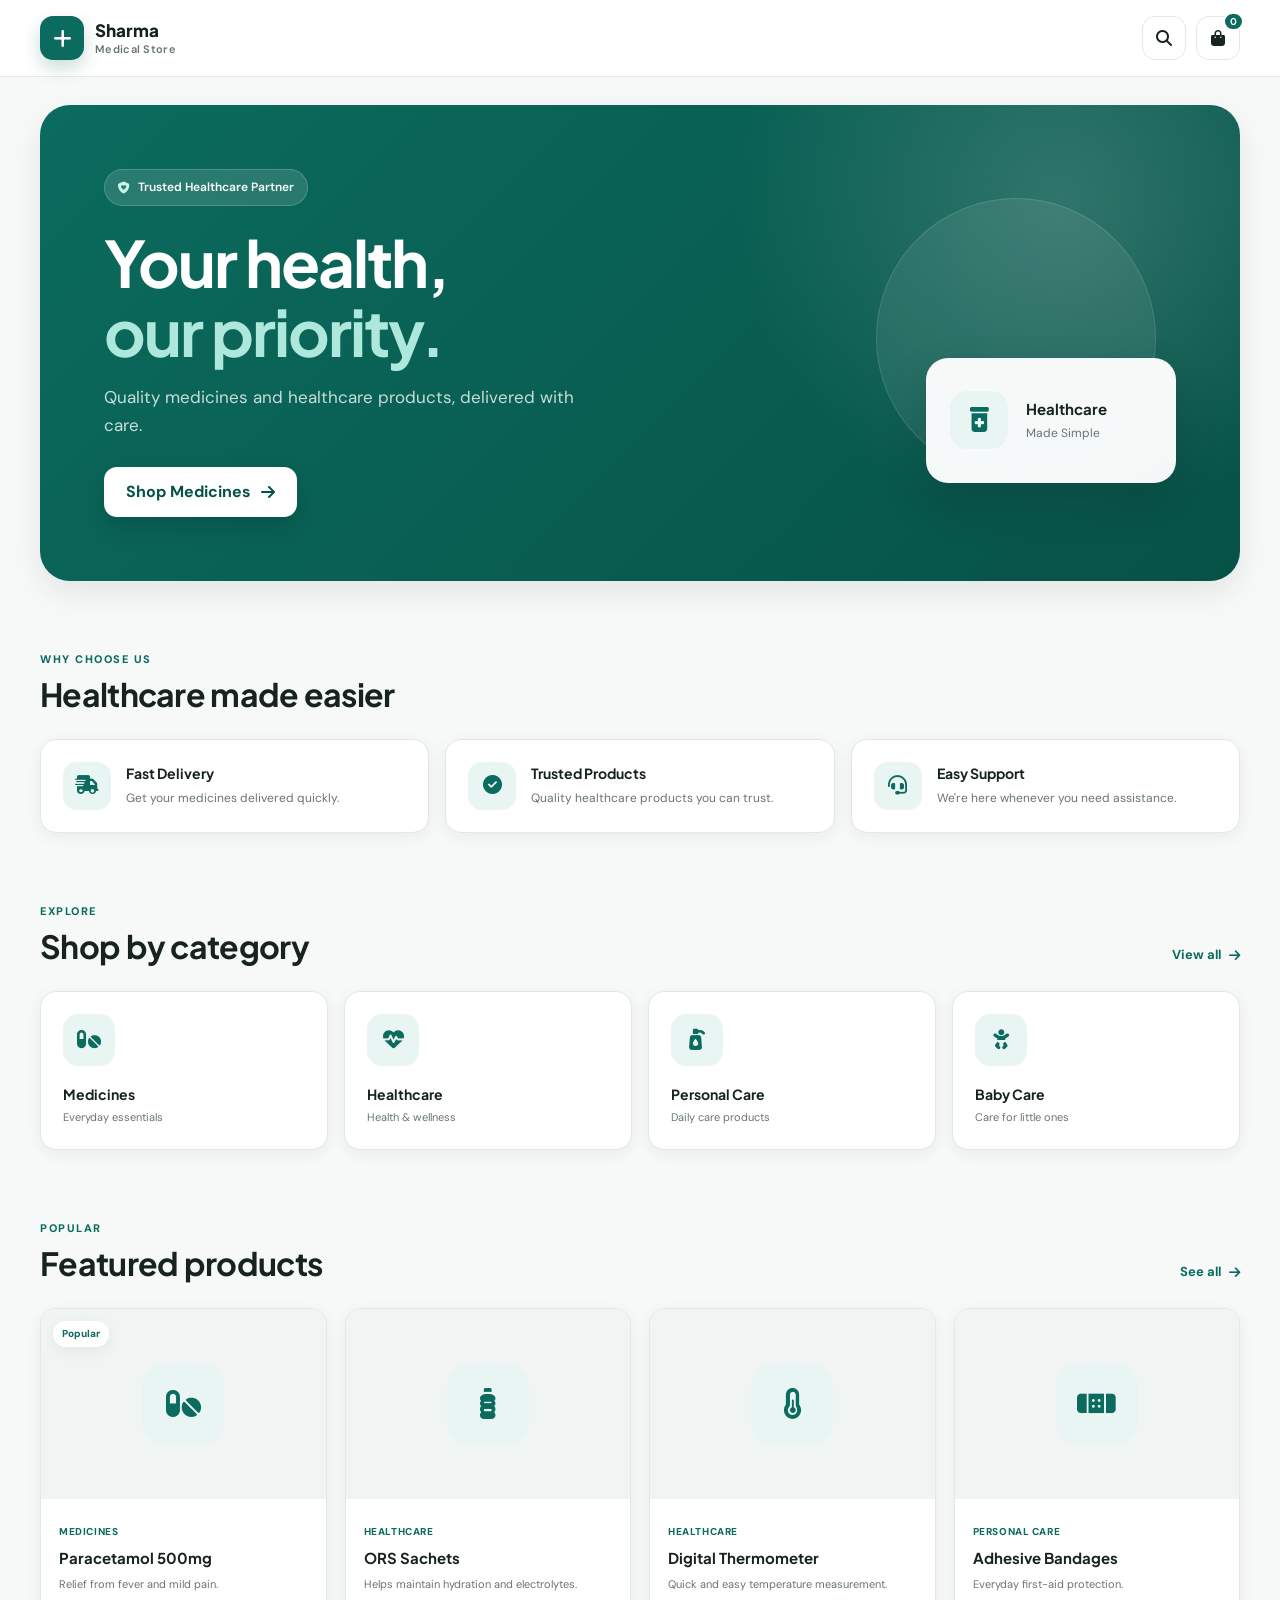
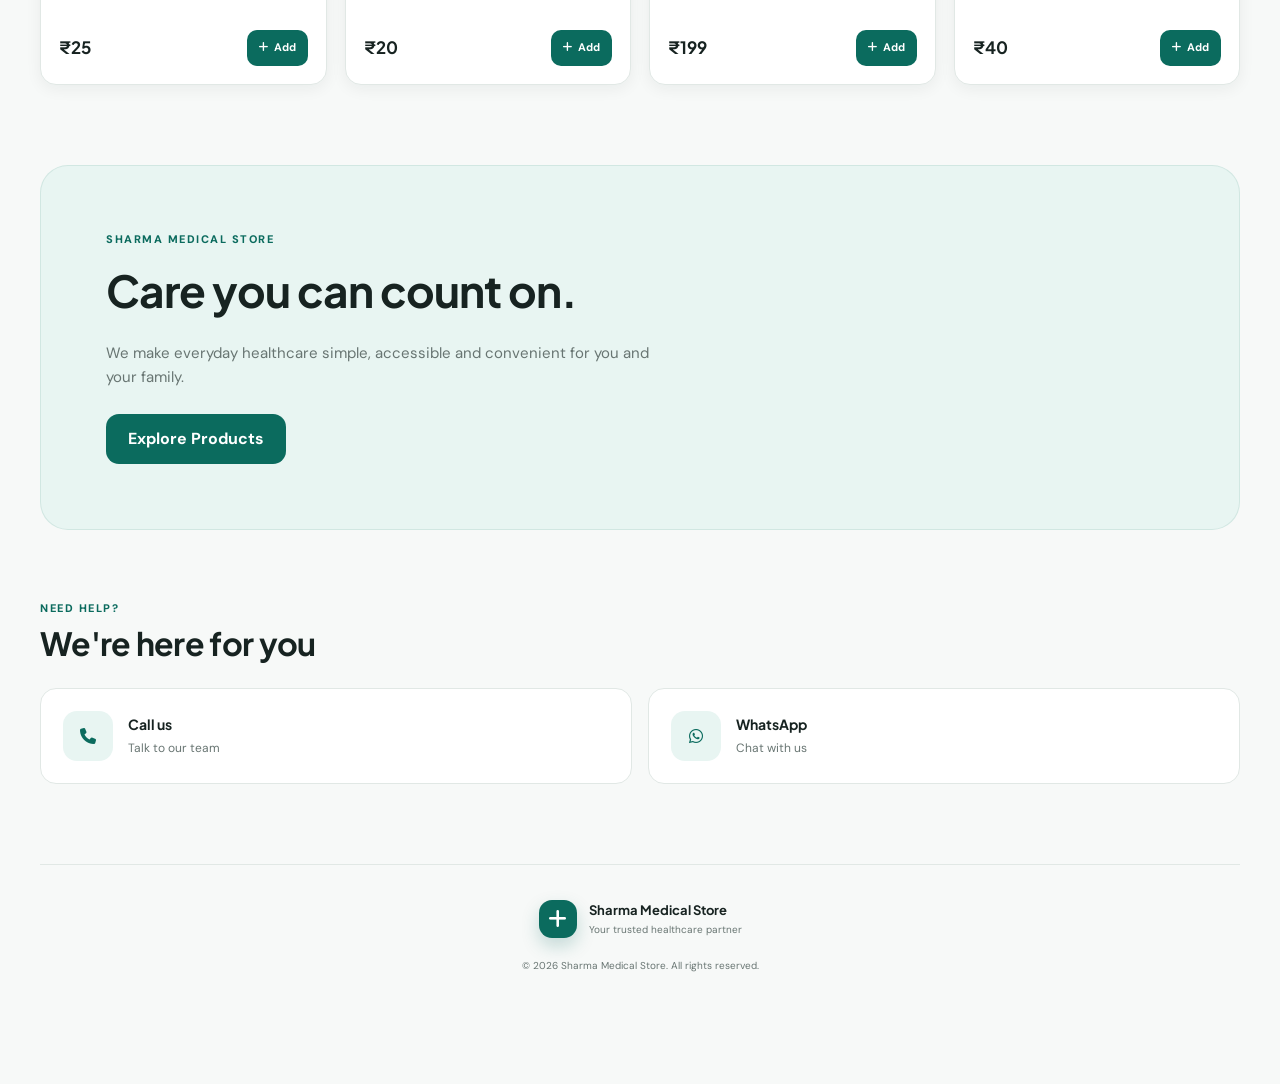
<file: index.html>
<!DOCTYPE html>
<html lang="en">
<head>
    <meta charset="UTF-8">
    <meta name="viewport" content="width=device-width, initial-scale=1.0">

    <meta name="theme-color" content="#0B6B5E">
    <meta name="description" content="Sharma Medical Store - Your trusted healthcare partner">

    <title>Sharma Medical Store</title>

    <!-- Google Font -->
    <link rel="preconnect" href="https://fonts.googleapis.com">
    <link rel="preconnect" href="https://fonts.gstatic.com" crossorigin>
    <link
        href="https://fonts.googleapis.com/css2?family=DM+Sans:wght@400;500;600;700&family=Plus+Jakarta+Sans:wght@500;600;700;800&display=swap"
        rel="stylesheet"
    >

    <!-- Icons -->
    <link
        rel="stylesheet"
        href="https://cdnjs.cloudflare.com/ajax/libs/font-awesome/6.5.2/css/all.min.css"
    >

    <!-- Main CSS -->
    <link rel="stylesheet" href="css/main.css">
</head>

<body>

    <!-- ================= HEADER ================= -->
    <header class="app-header">

        <div class="header-inner">

            <a href="index.html" class="brand">
                <div class="brand-icon">
                    <i class="fa-solid fa-plus"></i>
                </div>

                <div class="brand-text">
                    <strong>Sharma</strong>
                    <span>Medical Store</span>
                </div>
            </a>

            <div class="header-actions">

                <button class="icon-button" aria-label="Search">
                    <i class="fa-solid fa-magnifying-glass"></i>
                </button>

                <a href="cart.html" class="cart-button" aria-label="Shopping cart">
                    <i class="fa-solid fa-bag-shopping"></i>
                    <span class="cart-count">0</span>
                </a>

            </div>

        </div>

    </header>


    <!-- ================= MAIN ================= -->
    <main>

        <!-- HERO -->
        <section class="hero-section">

            <div class="hero-content">

                <span class="hero-badge">
                    <i class="fa-solid fa-shield-heart"></i>
                    Trusted Healthcare Partner
                </span>

                <h1>
                    Your health,
                    <span>our priority.</span>
                </h1>

                <p>
                    Quality medicines and healthcare products,
                    delivered with care.
                </p>

                <a href="products.html" class="primary-button">
                    Shop Medicines
                    <i class="fa-solid fa-arrow-right"></i>
                </a>

            </div>

            <div class="hero-visual">
                <div class="hero-circle"></div>

                <div class="hero-card">
                    <i class="fa-solid fa-prescription-bottle-medical"></i>

                    <div>
                        <strong>Healthcare</strong>
                        <span>Made Simple</span>
                    </div>
                </div>
            </div>

        </section>


        <!-- ================= QUICK SERVICES ================= -->
        <section class="section">

            <div class="section-heading">
                <div>
                    <span class="eyebrow">WHY CHOOSE US</span>
                    <h2>Healthcare made easier</h2>
                </div>
            </div>

            <div class="service-grid">

                <div class="service-card">
                    <div class="service-icon">
                        <i class="fa-solid fa-truck-fast"></i>
                    </div>

                    <div>
                        <h3>Fast Delivery</h3>
                        <p>Get your medicines delivered quickly.</p>
                    </div>
                </div>


                <div class="service-card">
                    <div class="service-icon">
                        <i class="fa-solid fa-circle-check"></i>
                    </div>

                    <div>
                        <h3>Trusted Products</h3>
                        <p>Quality healthcare products you can trust.</p>
                    </div>
                </div>


                <div class="service-card">
                    <div class="service-icon">
                        <i class="fa-solid fa-headset"></i>
                    </div>

                    <div>
                        <h3>Easy Support</h3>
                        <p>We're here whenever you need assistance.</p>
                    </div>
                </div>

            </div>

        </section>


        <!-- ================= CATEGORIES ================= -->
        <section class="section">

            <div class="section-heading">

                <div>
                    <span class="eyebrow">EXPLORE</span>
                    <h2>Shop by category</h2>
                </div>

                <a href="products.html" class="text-link">
                    View all
                    <i class="fa-solid fa-arrow-right"></i>
                </a>

            </div>


            <div class="category-grid">

                <a href="products.html?category=medicines" class="category-card">
                    <div class="category-icon">
                        <i class="fa-solid fa-pills"></i>
                    </div>

                    <strong>Medicines</strong>
                    <span>Everyday essentials</span>
                </a>


                <a href="products.html?category=healthcare" class="category-card">
                    <div class="category-icon">
                        <i class="fa-solid fa-heart-pulse"></i>
                    </div>

                    <strong>Healthcare</strong>
                    <span>Health & wellness</span>
                </a>


                <a href="products.html?category=personal-care" class="category-card">
                    <div class="category-icon">
                        <i class="fa-solid fa-pump-soap"></i>
                    </div>

                    <strong>Personal Care</strong>
                    <span>Daily care products</span>
                </a>


                <a href="products.html?category=baby-care" class="category-card">
                    <div class="category-icon">
                        <i class="fa-solid fa-baby"></i>
                    </div>

                    <strong>Baby Care</strong>
                    <span>Care for little ones</span>
                </a>

            </div>

        </section>


        <!-- ================= FEATURED PRODUCTS ================= -->
        <section class="section">

            <div class="section-heading">

                <div>
                    <span class="eyebrow">POPULAR</span>
                    <h2>Featured products</h2>
                </div>

                <a href="products.html" class="text-link">
                    See all
                    <i class="fa-solid fa-arrow-right"></i>
                </a>

            </div>


            <div class="product-grid">

                <!-- Product 1 -->
                <article class="product-card">

                    <div class="product-image">
                        <span class="product-tag">Popular</span>

                        <div class="product-placeholder">
                            <i class="fa-solid fa-pills"></i>
                        </div>
                    </div>

                    <div class="product-info">

                        <span class="product-category">
                            Medicines
                        </span>

                        <h3>Paracetamol 500mg</h3>

                        <p class="product-description">
                            Relief from fever and mild pain.
                        </p>

                        <div class="product-bottom">

                            <strong class="product-price">
                                ₹25
                            </strong>

                            <button class="add-button">
                                <i class="fa-solid fa-plus"></i>
                                Add
                            </button>

                        </div>

                    </div>

                </article>


                <!-- Product 2 -->
                <article class="product-card">

                    <div class="product-image">

                        <div class="product-placeholder">
                            <i class="fa-solid fa-bottle-water"></i>
                        </div>

                    </div>

                    <div class="product-info">

                        <span class="product-category">
                            Healthcare
                        </span>

                        <h3>ORS Sachets</h3>

                        <p class="product-description">
                            Helps maintain hydration and electrolytes.
                        </p>

                        <div class="product-bottom">

                            <strong class="product-price">
                                ₹20
                            </strong>

                            <button class="add-button">
                                <i class="fa-solid fa-plus"></i>
                                Add
                            </button>

                        </div>

                    </div>

                </article>


                <!-- Product 3 -->
                <article class="product-card">

                    <div class="product-image">

                        <div class="product-placeholder">
                            <i class="fa-solid fa-temperature-half"></i>
                        </div>

                    </div>

                    <div class="product-info">

                        <span class="product-category">
                            Healthcare
                        </span>

                        <h3>Digital Thermometer</h3>

                        <p class="product-description">
                            Quick and easy temperature measurement.
                        </p>

                        <div class="product-bottom">

                            <strong class="product-price">
                                ₹199
                            </strong>

                            <button class="add-button">
                                <i class="fa-solid fa-plus"></i>
                                Add
                            </button>

                        </div>

                    </div>

                </article>


                <!-- Product 4 -->
                <article class="product-card">

                    <div class="product-image">

                        <div class="product-placeholder">
                            <i class="fa-solid fa-bandage"></i>
                        </div>

                    </div>

                    <div class="product-info">

                        <span class="product-category">
                            Personal Care
                        </span>

                        <h3>Adhesive Bandages</h3>

                        <p class="product-description">
                            Everyday first-aid protection.
                        </p>

                        <div class="product-bottom">

                            <strong class="product-price">
                                ₹40
                            </strong>

                            <button class="add-button">
                                <i class="fa-solid fa-plus"></i>
                                Add
                            </button>

                        </div>

                    </div>

                </article>

            </div>

        </section>


        <!-- ================= TRUST SECTION ================= -->
        <section class="trust-section">

            <div class="trust-content">

                <span class="eyebrow">
                    SHARMA MEDICAL STORE
                </span>

                <h2>
                    Care you can count on.
                </h2>

                <p>
                    We make everyday healthcare simple,
                    accessible and convenient for you and your family.
                </p>

                <a href="products.html" class="secondary-button">
                    Explore Products
                </a>

            </div>

        </section>


        <!-- ================= CONTACT ================= -->
        <section class="section contact-section">

            <div class="section-heading">
                <div>
                    <span class="eyebrow">NEED HELP?</span>
                    <h2>We're here for you</h2>
                </div>
            </div>

            <div class="contact-grid">

                <a href="tel:+919999999999" class="contact-card">

                    <div class="contact-icon">
                        <i class="fa-solid fa-phone"></i>
                    </div>

                    <div>
                        <strong>Call us</strong>
                        <span>Talk to our team</span>
                    </div>

                </a>


                <a href="https://wa.me/919999999999" class="contact-card">

                    <div class="contact-icon">
                        <i class="fa-brands fa-whatsapp"></i>
                    </div>

                    <div>
                        <strong>WhatsApp</strong>
                        <span>Chat with us</span>
                    </div>

                </a>

            </div>

        </section>

    </main>


    <!-- ================= BOTTOM NAVIGATION ================= -->
    <nav class="bottom-nav">

        <a href="index.html" class="bottom-nav-item active">
            <i class="fa-solid fa-house"></i>
            <span>Home</span>
        </a>

        <a href="products.html" class="bottom-nav-item">
            <i class="fa-solid fa-grid-2"></i>
            <span>Shop</span>
        </a>

        <a href="cart.html" class="bottom-nav-item">
            <i class="fa-solid fa-bag-shopping"></i>
            <span>Cart</span>
            <small class="nav-cart-count">0</small>
        </a>

        <a href="orders.html" class="bottom-nav-item">
            <i class="fa-solid fa-box"></i>
            <span>Orders</span>
        </a>

        <a href="profile.html" class="bottom-nav-item">
            <i class="fa-solid fa-user"></i>
            <span>Profile</span>
        </a>

    </nav>


    <!-- ================= FOOTER ================= -->
    <footer class="app-footer">

        <div class="footer-brand">

            <div class="brand-icon">
                <i class="fa-solid fa-plus"></i>
            </div>

            <div>
                <strong>Sharma Medical Store</strong>
                <span>Your trusted healthcare partner</span>
            </div>

        </div>

        <p>
            © 2026 Sharma Medical Store. All rights reserved.
        </p>

    </footer>


    <!-- Main JavaScript -->
    <script src="js/app.js"></script>

</body>
</html>
</file>
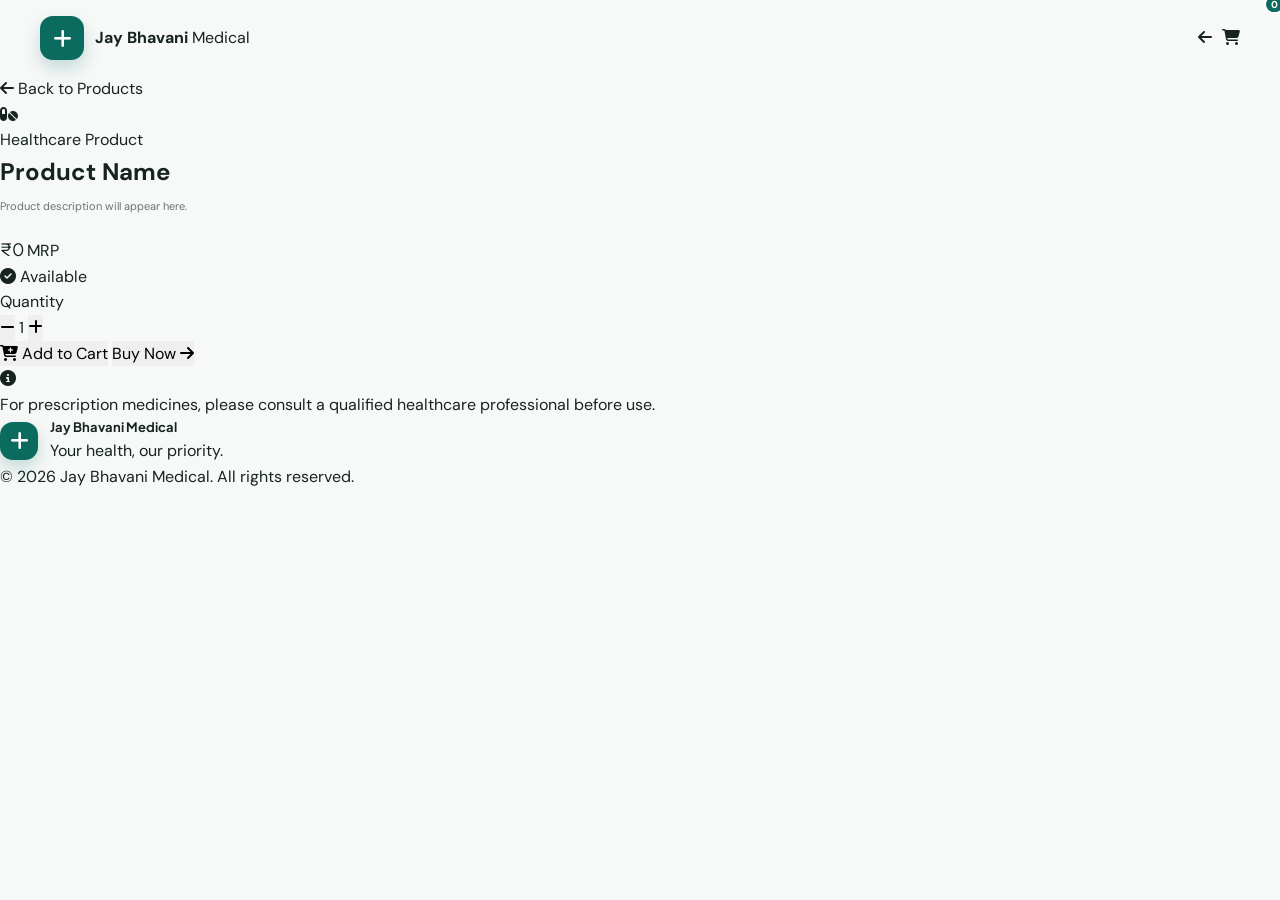
<file: product.html>
<!DOCTYPE html>
<html lang="en">
<head>
  <meta charset="UTF-8">
  <meta name="viewport" content="width=device-width, initial-scale=1.0">

  <title>Product | Jay Bhavani Medical</title>

  <meta name="description"
        content="View product details at Jay Bhavani Medical.">

  <link rel="preconnect" href="https://fonts.googleapis.com">
  <link rel="preconnect" href="https://fonts.gstatic.com" crossorigin>

  <link href="https://fonts.googleapis.com/css2?family=DM+Sans:wght@400;500;600;700&family=Plus+Jakarta+Sans:wght@600;700;800&display=swap"
        rel="stylesheet">

  <link rel="stylesheet"
        href="https://cdnjs.cloudflare.com/ajax/libs/font-awesome/6.5.2/css/all.min.css">

  <link rel="stylesheet" href="css/main.css">
</head>

<body>

  <!-- Header -->
  <header class="site-header">
    <div class="container header-inner">

      <a href="index.html" class="brand">
        <div class="brand-icon">
          <i class="fa-solid fa-plus"></i>
        </div>

        <div>
          <strong>Jay Bhavani</strong>
          <span>Medical</span>
        </div>
      </a>

      <div class="header-actions">

        <a href="products.html"
           class="icon-btn"
           aria-label="Back to products">
          <i class="fa-solid fa-arrow-left"></i>
        </a>

        <a href="cart.html"
           class="icon-btn"
           aria-label="Cart">
          <i class="fa-solid fa-cart-shopping"></i>
          <span class="cart-count">0</span>
        </a>

      </div>

    </div>
  </header>


  <!-- Main -->
  <main>

    <section class="product-detail-section">

      <div class="container">

        <a href="products.html" class="back-link">
          <i class="fa-solid fa-arrow-left"></i>
          Back to Products
        </a>


        <div id="productDetail" class="product-detail-layout">

          <!-- Product Image -->
          <div class="product-detail-image">

            <div class="product-image-placeholder">
              <i class="fa-solid fa-pills"></i>
            </div>

          </div>


          <!-- Product Information -->
          <div class="product-detail-info">

            <span class="product-badge">
              Healthcare Product
            </span>

            <h1 id="productName">
              Product Name
            </h1>

            <p id="productDescription"
               class="product-description">
              Product description will appear here.
            </p>


            <!-- Price -->
            <div class="product-price-box">

              <span class="product-price"
                    id="productPrice">
                ₹0
              </span>

              <span class="product-mrp"
                    id="productMrp">
                MRP
              </span>

            </div>


            <!-- Stock -->
            <div class="stock-status"
                 id="stockStatus">

              <i class="fa-solid fa-circle-check"></i>

              <span>
                Available
              </span>

            </div>


            <!-- Quantity -->
            <div class="quantity-section">

              <span class="quantity-label">
                Quantity
              </span>

              <div class="quantity-control">

                <button
                  type="button"
                  id="decreaseQty"
                  aria-label="Decrease quantity">
                  <i class="fa-solid fa-minus"></i>
                </button>

                <span id="quantity">
                  1
                </span>

                <button
                  type="button"
                  id="increaseQty"
                  aria-label="Increase quantity">
                  <i class="fa-solid fa-plus"></i>
                </button>

              </div>

            </div>


            <!-- Add Cart -->
            <button
              type="button"
              id="addToCartBtn"
              class="primary-btn add-cart-btn">

              <i class="fa-solid fa-cart-plus"></i>

              Add to Cart

            </button>


            <!-- Buy Now -->
            <button
              type="button"
              id="buyNowBtn"
              class="secondary-btn buy-now-btn">

              Buy Now
              <i class="fa-solid fa-arrow-right"></i>

            </button>


            <!-- Safety Information -->
            <div class="product-note">

              <i class="fa-solid fa-circle-info"></i>

              <p>
                For prescription medicines, please consult
                a qualified healthcare professional before use.
              </p>

            </div>

          </div>

        </div>

      </div>

    </section>

  </main>


  <!-- Bottom Navigation -->
  <nav class="bottom-nav">

    <a href="index.html">
      <i class="fa-solid fa-house"></i>
      <span>Home</span>
    </a>

    <a href="products.html" class="active">
      <i class="fa-solid fa-bag-shopping"></i>
      <span>Shop</span>
    </a>

    <a href="cart.html">
      <i class="fa-solid fa-cart-shopping"></i>
      <span>Cart</span>
    </a>

    <a href="orders.html">
      <i class="fa-solid fa-box"></i>
      <span>Orders</span>
    </a>

    <a href="profile.html">
      <i class="fa-solid fa-user"></i>
      <span>Profile</span>
    </a>

  </nav>


  <!-- Footer -->
  <footer class="site-footer">

    <div class="container">

      <div class="footer-brand">

        <div class="brand-icon">
          <i class="fa-solid fa-plus"></i>
        </div>

        <div>
          <strong>Jay Bhavani Medical</strong>
          <p>Your health, our priority.</p>
        </div>

      </div>

      <p class="footer-copy">
        © 2026 Jay Bhavani Medical. All rights reserved.
      </p>

    </div>

  </footer>


  <script src="js/app.js" type="module"></script>

</body>
</html>
</file>
<file: css/main.css>
/* =========================================================
   SHARMA MEDICAL STORE
   Main Professional Stylesheet
   ========================================================= */

:root {
    --primary: #0b6b5e;
    --primary-dark: #075247;
    --primary-light: #e8f5f2;

    --accent: #f4b942;

    --background: #f7f9f8;
    --surface: #ffffff;
    --surface-soft: #f0f4f2;

    --text: #172321;
    --text-light: #687572;
    --border: #e1e8e5;

    --danger: #d64545;
    --success: #16805d;

    --radius-sm: 10px;
    --radius-md: 16px;
    --radius-lg: 24px;

    --shadow-sm: 0 4px 16px rgba(20, 40, 35, 0.06);
    --shadow-md: 0 12px 30px rgba(20, 40, 35, 0.09);

    --max-width: 1200px;
}


/* =========================================================
   RESET
   ========================================================= */

* {
    margin: 0;
    padding: 0;
    box-sizing: border-box;
}

html {
    scroll-behavior: smooth;
}

body {
    min-height: 100vh;
    background: var(--background);
    color: var(--text);
    font-family: "DM Sans", sans-serif;
    line-height: 1.6;
    -webkit-font-smoothing: antialiased;
}

a {
    color: inherit;
    text-decoration: none;
}

button,
input,
textarea,
select {
    font: inherit;
}

button {
    border: 0;
    cursor: pointer;
}

img {
    max-width: 100%;
    display: block;
}


/* =========================================================
   HEADER
   ========================================================= */

.app-header {
    position: sticky;
    top: 0;
    z-index: 1000;

    width: 100%;

    background: rgba(255, 255, 255, 0.94);
    border-bottom: 1px solid rgba(225, 232, 229, 0.9);

    backdrop-filter: blur(16px);
    -webkit-backdrop-filter: blur(16px);
}

.header-inner {
    width: min(100% - 32px, var(--max-width));
    min-height: 76px;

    margin: auto;

    display: flex;
    align-items: center;
    justify-content: space-between;
    gap: 20px;
}


/* BRAND */

.brand {
    display: inline-flex;
    align-items: center;
    gap: 11px;
}

.brand-icon {
    width: 44px;
    height: 44px;

    display: grid;
    place-items: center;

    border-radius: 13px;

    color: white;
    background: var(--primary);

    box-shadow: 0 8px 18px rgba(11, 107, 94, 0.22);
}

.brand-icon i {
    font-size: 21px;
}

.brand-text {
    display: flex;
    flex-direction: column;
    line-height: 1.1;
}

.brand-text strong {
    font-family: "Plus Jakarta Sans", sans-serif;
    font-size: 17px;
    font-weight: 800;
}

.brand-text span {
    margin-top: 4px;

    color: var(--text-light);

    font-size: 11px;
    font-weight: 600;
    letter-spacing: 0.3px;
}


/* HEADER ACTIONS */

.header-actions {
    display: flex;
    align-items: center;
    gap: 10px;
}

.icon-button,
.cart-button {
    position: relative;

    width: 44px;
    height: 44px;

    display: grid;
    place-items: center;

    border-radius: 13px;

    color: var(--text);
    background: var(--surface);

    border: 1px solid var(--border);

    transition:
        transform 0.2s ease,
        background 0.2s ease,
        color 0.2s ease;
}

.icon-button:hover,
.cart-button:hover {
    color: var(--primary);
    background: var(--primary-light);
    transform: translateY(-2px);
}

.cart-count,
.nav-cart-count {
    position: absolute;

    display: grid;
    place-items: center;

    background: var(--primary);
    color: white;

    font-size: 10px;
    font-weight: 700;
}

.cart-count {
    top: -5px;
    right: -5px;

    min-width: 19px;
    height: 19px;

    padding: 0 5px;

    border: 2px solid white;
    border-radius: 50px;
}


/* =========================================================
   HERO
   ========================================================= */

.hero-section {
    position: relative;
    overflow: hidden;

    width: min(100% - 32px, var(--max-width));

    min-height: 470px;

    margin: 28px auto 0;

    padding: 64px;

    display: flex;
    align-items: center;
    justify-content: space-between;
    gap: 40px;

    border-radius: 30px;

    background:
        radial-gradient(
            circle at 85% 20%,
            rgba(255,255,255,0.16),
            transparent 30%
        ),
        linear-gradient(
            135deg,
            #0b6b5e,
            #075247
        );

    color: white;

    box-shadow: var(--shadow-md);
}

.hero-content {
    position: relative;
    z-index: 2;

    max-width: 590px;
}

.hero-badge {
    display: inline-flex;
    align-items: center;
    gap: 8px;

    padding: 8px 13px;

    border-radius: 50px;

    background: rgba(255,255,255,0.13);
    border: 1px solid rgba(255,255,255,0.18);

    font-size: 12px;
    font-weight: 600;
}

.hero-badge i {
    color: #c9f5e9;
}

.hero-section h1 {
    margin-top: 22px;

    font-family: "Plus Jakarta Sans", sans-serif;

    font-size: clamp(38px, 5vw, 65px);
    line-height: 1.08;
    letter-spacing: -2px;
}

.hero-section h1 span {
    display: block;
    color: #aee8dc;
}

.hero-section p {
    max-width: 500px;

    margin-top: 18px;

    color: rgba(255,255,255,0.78);

    font-size: 17px;
}

.primary-button,
.secondary-button {
    display: inline-flex;
    align-items: center;
    justify-content: center;
    gap: 10px;

    min-height: 50px;

    padding: 0 22px;

    border-radius: 13px;

    font-weight: 700;

    transition:
        transform 0.2s ease,
        box-shadow 0.2s ease;
}

.primary-button {
    margin-top: 28px;

    color: var(--primary-dark);
    background: white;

    box-shadow: 0 10px 24px rgba(0,0,0,0.14);
}

.primary-button:hover,
.secondary-button:hover {
    transform: translateY(-2px);
}

.primary-button i {
    transition: transform 0.2s ease;
}

.primary-button:hover i {
    transform: translateX(4px);
}


/* HERO VISUAL */

.hero-visual {
    position: relative;

    width: 360px;
    height: 330px;

    flex-shrink: 0;
}

.hero-circle {
    position: absolute;

    width: 280px;
    height: 280px;

    top: 20px;
    right: 20px;

    border-radius: 50%;

    background: rgba(255,255,255,0.08);

    border: 1px solid rgba(255,255,255,0.12);
}

.hero-card {
    position: absolute;

    right: 0;
    bottom: 25px;

    width: 250px;
    min-height: 125px;

    padding: 24px;

    display: flex;
    align-items: center;
    gap: 18px;

    border-radius: 22px;

    color: var(--text);
    background: rgba(255,255,255,0.96);

    box-shadow: 0 20px 45px rgba(0,0,0,0.16);
}

.hero-card > i {
    width: 58px;
    height: 58px;

    display: grid;
    place-items: center;

    border-radius: 17px;

    color: var(--primary);
    background: var(--primary-light);

    font-size: 25px;
}

.hero-card div {
    display: flex;
    flex-direction: column;
}

.hero-card strong {
    font-family: "Plus Jakarta Sans", sans-serif;
    font-size: 15px;
}

.hero-card span {
    margin-top: 3px;

    color: var(--text-light);
    font-size: 12px;
}


/* =========================================================
   SECTIONS
   ========================================================= */

.section {
    width: min(100% - 32px, var(--max-width));

    margin: 70px auto 0;
}

.section-heading {
    display: flex;
    align-items: flex-end;
    justify-content: space-between;
    gap: 20px;

    margin-bottom: 25px;
}

.eyebrow {
    display: block;

    margin-bottom: 7px;

    color: var(--primary);

    font-size: 11px;
    font-weight: 800;
    letter-spacing: 1.5px;
}

.section-heading h2 {
    font-family: "Plus Jakarta Sans", sans-serif;

    font-size: clamp(24px, 3vw, 32px);
    line-height: 1.2;

    letter-spacing: -0.7px;
}

.text-link {
    display: inline-flex;
    align-items: center;
    gap: 8px;

    color: var(--primary);

    font-size: 13px;
    font-weight: 700;
}

.text-link i {
    transition: transform 0.2s ease;
}

.text-link:hover i {
    transform: translateX(4px);
}


/* =========================================================
   SERVICE CARDS
   ========================================================= */

.service-grid {
    display: grid;
    grid-template-columns: repeat(3, 1fr);
    gap: 16px;
}

.service-card {
    padding: 22px;

    display: flex;
    align-items: flex-start;
    gap: 15px;

    background: var(--surface);

    border: 1px solid var(--border);
    border-radius: var(--radius-md);

    box-shadow: var(--shadow-sm);

    transition:
        transform 0.2s ease,
        box-shadow 0.2s ease;
}

.service-card:hover {
    transform: translateY(-4px);
    box-shadow: var(--shadow-md);
}

.service-icon {
    width: 48px;
    height: 48px;

    flex-shrink: 0;

    display: grid;
    place-items: center;

    border-radius: 14px;

    color: var(--primary);
    background: var(--primary-light);
}

.service-icon i {
    font-size: 19px;
}

.service-card h3 {
    font-family: "Plus Jakarta Sans", sans-serif;
    font-size: 14px;
}

.service-card p {
    margin-top: 5px;

    color: var(--text-light);

    font-size: 12px;
    line-height: 1.5;
}


/* =========================================================
   CATEGORIES
   ========================================================= */

.category-grid {
    display: grid;
    grid-template-columns: repeat(4, 1fr);
    gap: 16px;
}

.category-card {
    min-height: 155px;

    padding: 22px;

    display: flex;
    flex-direction: column;
    justify-content: center;

    border: 1px solid var(--border);
    border-radius: var(--radius-md);

    background: var(--surface);

    box-shadow: var(--shadow-sm);

    transition:
        transform 0.2s ease,
        border-color 0.2s ease,
        box-shadow 0.2s ease;
}

.category-card:hover {
    transform: translateY(-5px);

    border-color: rgba(11,107,94,0.3);

    box-shadow: var(--shadow-md);
}

.category-icon {
    width: 52px;
    height: 52px;

    margin-bottom: 17px;

    display: grid;
    place-items: center;

    border-radius: 15px;

    color: var(--primary);
    background: var(--primary-light);

    font-size: 21px;
}

.category-card strong {
    font-family: "Plus Jakarta Sans", sans-serif;
    font-size: 14px;
}

.category-card span {
    margin-top: 4px;

    color: var(--text-light);

    font-size: 11px;
}


/* =========================================================
   PRODUCTS
   ========================================================= */

.product-grid {
    display: grid;
    grid-template-columns: repeat(4, 1fr);
    gap: 18px;
}

.product-card {
    overflow: hidden;

    background: var(--surface);

    border: 1px solid var(--border);
    border-radius: var(--radius-md);

    box-shadow: var(--shadow-sm);

    transition:
        transform 0.2s ease,
        box-shadow 0.2s ease;
}

.product-card:hover {
    transform: translateY(-5px);
    box-shadow: var(--shadow-md);
}

.product-image {
    position: relative;

    height: 190px;

    display: grid;
    place-items: center;

    background: var(--surface-soft);
}

.product-placeholder {
    width: 82px;
    height: 82px;

    display: grid;
    place-items: center;

    border-radius: 24px;

    color: var(--primary);
    background: var(--primary-light);

    font-size: 31px;
}

.product-tag {
    position: absolute;

    top: 12px;
    left: 12px;

    padding: 5px 9px;

    border-radius: 50px;

    color: var(--primary);
    background: white;

    font-size: 10px;
    font-weight: 800;

    box-shadow: var(--shadow-sm);
}

.product-info {
    padding: 18px;
}

.product-category {
    color: var(--primary);

    font-size: 10px;
    font-weight: 800;
    text-transform: uppercase;
    letter-spacing: 0.6px;
}

.product-info h3 {
    margin-top: 6px;

    font-family: "Plus Jakarta Sans", sans-serif;

    font-size: 15px;
    line-height: 1.35;
}

.product-description {
    min-height: 38px;

    margin-top: 7px;

    color: var(--text-light);

    font-size: 11px;
    line-height: 1.5;
}

.product-bottom {
    margin-top: 16px;

    display: flex;
    align-items: center;
    justify-content: space-between;
    gap: 10px;
}

.product-price {
    font-family: "Plus Jakarta Sans", sans-serif;
    font-size: 17px;
}

.add-button {
    min-height: 36px;

    padding: 0 12px;

    display: inline-flex;
    align-items: center;
    justify-content: center;
    gap: 6px;

    border-radius: 10px;

    color: white;
    background: var(--primary);

    font-size: 11px;
    font-weight: 700;

    transition:
        background 0.2s ease,
        transform 0.2s ease;
}

.add-button:hover {
    background: var(--primary-dark);
    transform: translateY(-2px);
}


/* =========================================================
   TRUST SECTION
   ========================================================= */

.trust-section {
    width: min(100% - 32px, var(--max-width));

    margin: 80px auto 0;

    padding: 65px;

    border-radius: 28px;

    background: var(--primary-light);

    border: 1px solid rgba(11,107,94,0.10);
}

.trust-content {
    max-width: 600px;
}

.trust-section h2 {
    font-family: "Plus Jakarta Sans", sans-serif;

    font-size: clamp(30px, 4vw, 44px);

    letter-spacing: -1px;
}

.trust-section p {
    max-width: 560px;

    margin-top: 15px;

    color: var(--text-light);

    font-size: 15px;
}

.secondary-button {
    margin-top: 25px;

    color: white;
    background: var(--primary);
}

.secondary-button:hover {
    box-shadow: 0 10px 24px rgba(11,107,94,0.2);
}


/* =========================================================
   CONTACT
   ========================================================= */

.contact-grid {
    display: grid;
    grid-template-columns: repeat(2, 1fr);
    gap: 16px;
}

.contact-card {
    padding: 22px;

    display: flex;
    align-items: center;
    gap: 15px;

    background: var(--surface);

    border: 1px solid var(--border);
    border-radius: var(--radius-md);

    transition:
        transform 0.2s ease,
        box-shadow 0.2s ease;
}

.contact-card:hover {
    transform: translateY(-3px);
    box-shadow: var(--shadow-md);
}

.contact-icon {
    width: 50px;
    height: 50px;

    display: grid;
    place-items: center;

    border-radius: 14px;

    color: var(--primary);
    background: var(--primary-light);
}

.contact-card strong {
    display: block;

    font-family: "Plus Jakarta Sans", sans-serif;
    font-size: 14px;
}

.contact-card span {
    display: block;

    margin-top: 3px;

    color: var(--text-light);

    font-size: 12px;
}


/* =========================================================
   BOTTOM NAVIGATION
   ========================================================= */

.bottom-nav {
    display: none;
}


/* =========================================================
   FOOTER
   ========================================================= */

.app-footer {
    width: min(100% - 32px, var(--max-width));

    margin: 80px auto 0;
    padding: 35px 0 110px;

    border-top: 1px solid var(--border);

    color: var(--text-light);

    text-align: center;
}

.footer-brand {
    display: inline-flex;
    align-items: center;
    gap: 12px;

    text-align: left;
}

.footer-brand .brand-icon {
    width: 38px;
    height: 38px;
}

.footer-brand > div:last-child {
    display: flex;
    flex-direction: column;
}

.footer-brand strong {
    color: var(--text);
    font-family: "Plus Jakarta Sans", sans-serif;
    font-size: 13px;
}

.footer-brand span {
    margin-top: 2px;
    font-size: 10px;
}

.app-footer > p {
    margin-top: 20px;

    font-size: 10px;
}


/* =========================================================
   TABLET
   ========================================================= */

@media (max-width: 1000px) {

    .hero-section {
        padding: 50px;
    }

    .hero-visual {
        width: 290px;
        transform: scale(0.9);
    }

    .category-grid,
    .product-grid {
        grid-template-columns: repeat(2, 1fr);
    }

    .service-grid {
        grid-template-columns: 1fr;
    }
}


/* =========================================================
   MOBILE
   ========================================================= */

@media (max-width: 700px) {

    body {
        padding-bottom: 72px;
    }

    .header-inner {
        min-height: 68px;
    }

    .brand-icon {
        width: 40px;
        height: 40px;
    }

    .brand-text strong {
        font-size: 15px;
    }

    .brand-text span {
        font-size: 10px;
    }

    .hero-section {
        width: min(100% - 20px, var(--max-width));

        min-height: auto;

        margin-top: 15px;

        padding: 34px 24px;

        border-radius: 24px;
    }

    .hero-section h1 {
        font-size: 40px;
        letter-spacing: -1.5px;
    }

    .hero-section p {
        font-size: 14px;
    }

    .hero-visual {
        display: none;
    }

    .section {
        width: min(100% - 20px, var(--max-width));
        margin-top: 48px;
    }

    .section-heading {
        align-items: flex-end;
    }

    .section-heading h2 {
        font-size: 23px;
    }

    .text-link {
        font-size: 11px;
    }

    .category-grid {
        grid-template-columns: repeat(2, 1fr);
        gap: 10px;
    }

    .category-card {
        min-height: 140px;
        padding: 17px;
    }

    .product-grid {
        grid-template-columns: repeat(2, 1fr);
        gap: 10px;
    }

    .product-image {
        height: 145px;
    }

    .product-placeholder {
        width: 65px;
        height: 65px;

        border-radius: 19px;

        font-size: 25px;
    }

    .product-info {
        padding: 13px;
    }

    .product-info h3 {
        font-size: 13px;
    }

    .product-description {
        font-size: 10px;
    }

    .product-price {
        font-size: 15px;
    }

    .add-button {
        min-height: 34px;
        padding: 0 10px;
        font-size: 10px;
    }

    .trust-section {
        width: min(100% - 20px, var(--max-width));

        margin-top: 55px;

        padding: 36px 24px;

        border-radius: 23px;
    }

    .trust-section h2 {
        font-size: 29px;
    }

    .trust-section p {
        font-size: 13px;
    }

    .contact-grid {
        grid-template-columns: 1fr;
    }

    /* MOBILE BOTTOM NAV */

    .bottom-nav {
        position: fixed;

        left: 10px;
        right: 10px;
        bottom: 10px;

        z-index: 2000;

        height: 62px;

        padding: 6px;

        display: grid;
        grid-template-columns: repeat(5, 1fr);

        background: rgba(255,255,255,0.96);

        border: 1px solid var(--border);
        border-radius: 20px;

        box-shadow: 0 12px 35px rgba(0,0,0,0.14);

        backdrop-filter: blur(15px);
        -webkit-backdrop-filter: blur(15px);
    }

    .bottom-nav-item {
        position: relative;

        display: flex;
        flex-direction: column;
        align-items: center;
        justify-content: center;
        gap: 3px;

        border-radius: 15px;

        color: var(--text-light);

        font-size: 9px;
        font-weight: 600;

        transition:
            background 0.2s ease,
            color 0.2s ease;
    }

    .bottom-nav-item i {
        font-size: 16px;
    }

    .bottom-nav-item.active {
        color: var(--primary);
        background: var(--primary-light);
    }

    .nav-cart-count {
        top: 2px;
        right: calc(50% - 18px);

        min-width: 16px;
        height: 16px;

        padding: 0 4px;

        border: 2px solid white;
        border-radius: 50px;

        font-size: 8px;
    }

    .app-footer {
        width: min(100% - 20px, var(--max-width));

        margin-top: 55px;
        padding-bottom: 35px;
    }
}


/* =========================================================
   SMALL MOBILE
   ========================================================= */

@media (max-width: 380px) {

    .hero-section h1 {
        font-size: 34px;
    }

    .product-grid {
        gap: 8px;
    }

    .product-image {
        height: 130px;
    }

    .category-card {
        min-height: 125px;
    }
}


/* =========================================================
   ACCESSIBILITY
   ========================================================= */

button:focus-visible,
a:focus-visible,
input:focus-visible,
textarea:focus-visible,
select:focus-visible {
    outline: 3px solid rgba(11,107,94,0.25);
    outline-offset: 3px;
}


/* =========================================================
   REDUCED MOTION
   ========================================================= */

@media (prefers-reduced-motion: reduce) {

    *,
    *::before,
    *::after {
        scroll-behavior: auto !important;
        transition: none !important;
        animation: none !important;
    }
}
</file>
